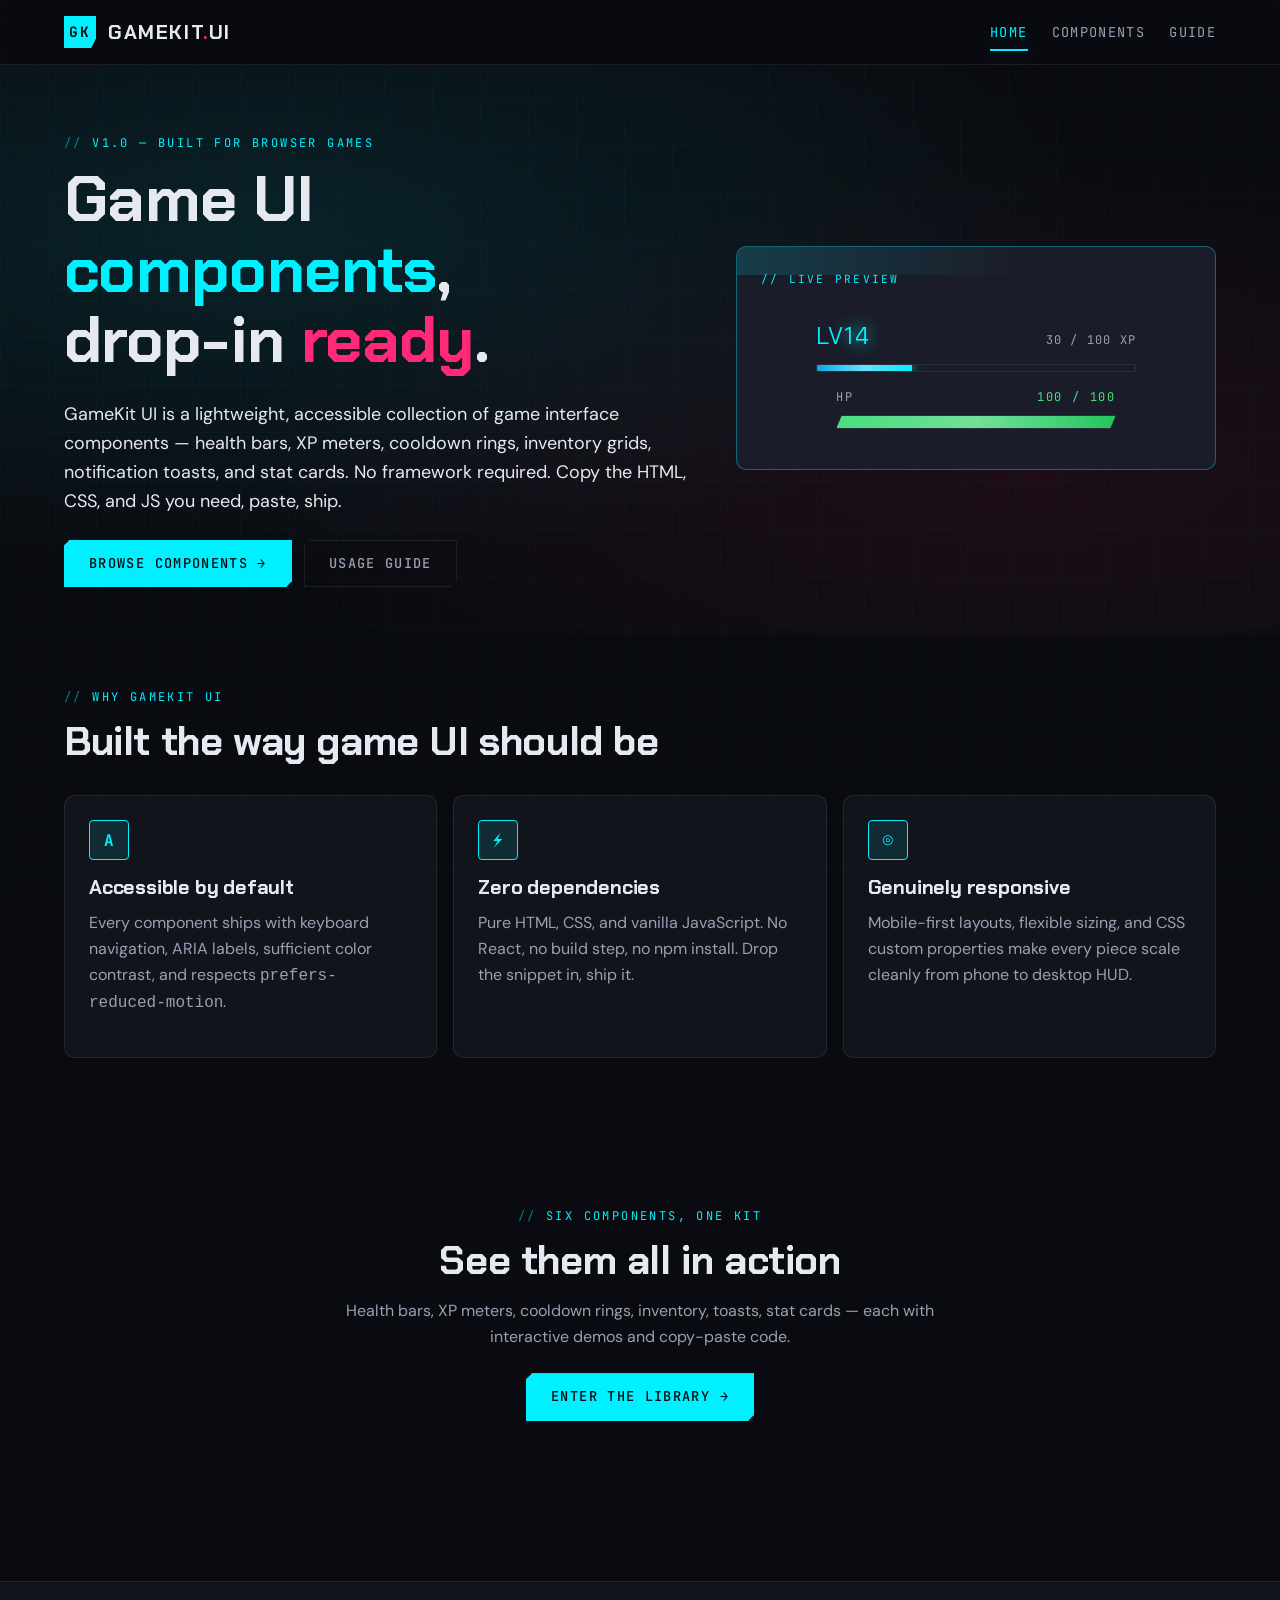
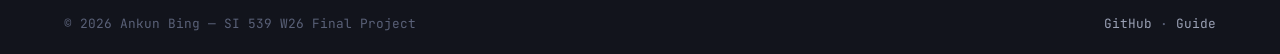
<file: index.html>
<!DOCTYPE html>
<html lang="en">
<head>
  <meta charset="UTF-8" />
  <meta name="viewport" content="width=device-width, initial-scale=1.0" />
  <title>GameKit UI — A Lightweight Game UI Component Library</title>
  <meta name="description" content="A responsive, accessible collection of reusable game interface components built with HTML, CSS, and JavaScript." />
  <link rel="preconnect" href="https://fonts.googleapis.com" />
  <link rel="preconnect" href="https://fonts.gstatic.com" crossorigin />
  <link href="https://fonts.googleapis.com/css2?family=Chakra+Petch:wght@500;700&family=DM+Sans:wght@400;500;700&family=JetBrains+Mono:wght@400;500;700&display=swap" rel="stylesheet" />
  <link rel="stylesheet" href="css/style.css" />
</head>
<body>
  <a href="#main" class="skip-link">Skip to main content</a>

  <header class="site-header">
    <nav class="nav" aria-label="Primary">
      <a href="index.html" class="brand">
        <span class="brand-mark" aria-hidden="true">GK</span>
        <span>GameKit<span class="brand-dot">.</span>UI</span>
      </a>
      <button class="nav-toggle" aria-label="Toggle navigation" aria-expanded="false" aria-controls="primary-nav">≡</button>
      <ul id="primary-nav" class="nav-links">
        <li><a href="index.html">Home</a></li>
        <li><a href="components.html">Components</a></li>
        <li><a href="about.html">Guide</a></li>
      </ul>
    </nav>
  </header>

  <main id="main">
    <!-- HERO -->
    <section class="hero">
      <div class="container hero-grid">
        <div>
          <span class="eyebrow">v1.0 — Built for browser games</span>
          <h1 class="hero-title">
            Game UI <span class="accent">components</span>,<br />
            drop-in <span class="accent-2">ready</span>.
          </h1>
          <p class="lead">
            GameKit UI is a lightweight, accessible collection of game interface
            components — health bars, XP meters, cooldown rings, inventory grids,
            notification toasts, and stat cards. No framework required. Copy the
            HTML, CSS, and JS you need, paste, ship.
          </p>
          <div class="hero-actions">
            <a href="components.html" class="btn btn-primary">Browse Components →</a>
            <a href="about.html" class="btn btn-ghost">Usage Guide</a>
          </div>
        </div>

        <!-- HERO PREVIEW -->
        <aside class="hero-preview panel-corner" aria-label="Component preview">
          <div class="code-label">// Live Preview</div>
          <div class="hero-preview-stack">
            <!-- XP bar preview -->
            <div class="xp-wrap" data-xp="30" data-lvl="14" data-xp-per-level="100" data-demo
                 role="progressbar" aria-valuemin="0" aria-valuemax="100" aria-valuenow="30"
                 aria-label="Player experience">
              <div class="xp-head">
                <div class="xp-level">LV<span class="lvl-num">14</span></div>
                <div class="xp-points">30 / 100 XP</div>
              </div>
              <div class="xp-track"><div class="xp-fill"></div></div>
            </div>

            <!-- HP bar preview -->
            <div class="hp-bar" data-hp="100" data-hp-max="100" data-demo
                 role="progressbar" aria-valuemin="0" aria-valuemax="100" aria-valuenow="100"
                 aria-label="Player health">
              <div class="hp-label">
                <span>HP</span>
                <span class="hp-value">100 / 100</span>
              </div>
              <div class="hp-track"><div class="hp-fill"></div></div>
            </div>
          </div>
        </aside>
      </div>
    </section>

    <!-- FEATURES -->
    <section>
      <div class="container">
        <header class="section-head">
          <span class="eyebrow">Why GameKit UI</span>
          <h2>Built the way game UI should be</h2>
        </header>
        <div class="feature-grid">
          <article class="feature">
            <div class="feature-icon" aria-hidden="true">A</div>
            <h3>Accessible by default</h3>
            <p>
              Every component ships with keyboard navigation, ARIA labels, sufficient
              color contrast, and respects <code>prefers-reduced-motion</code>.
            </p>
          </article>
          <article class="feature">
            <div class="feature-icon" aria-hidden="true">⚡</div>
            <h3>Zero dependencies</h3>
            <p>
              Pure HTML, CSS, and vanilla JavaScript. No React, no build step,
              no npm install. Drop the snippet in, ship it.
            </p>
          </article>
          <article class="feature">
            <div class="feature-icon" aria-hidden="true">◎</div>
            <h3>Genuinely responsive</h3>
            <p>
              Mobile-first layouts, flexible sizing, and CSS custom properties
              make every piece scale cleanly from phone to desktop HUD.
            </p>
          </article>
        </div>
      </div>
    </section>

    <!-- CTA -->
    <section>
      <div class="container">
        <div class="panel panel-corner" style="text-align:center; padding:48px 24px;">
          <span class="eyebrow">Six components, one kit</span>
          <h2 style="margin-bottom: 16px;">See them all in action</h2>
          <p style="max-width: 55ch; margin: 0 auto 24px;">
            Health bars, XP meters, cooldown rings, inventory, toasts, stat cards —
            each with interactive demos and copy-paste code.
          </p>
          <a href="components.html" class="btn btn-primary">Enter the library →</a>
        </div>
      </div>
    </section>
  </main>

  <footer class="site-footer">
    <div class="footer-inner">
      <span>© <span data-year>2026</span> Ankun Bing — SI 539 W26 Final Project</span>
      <span>
        <a href="https://github.com/" target="_blank" rel="noopener noreferrer">GitHub</a>
        ·
        <a href="about.html">Guide</a>
      </span>
    </div>
  </footer>

  <script src="js/main.js"></script>
</body>
</html>
</file>
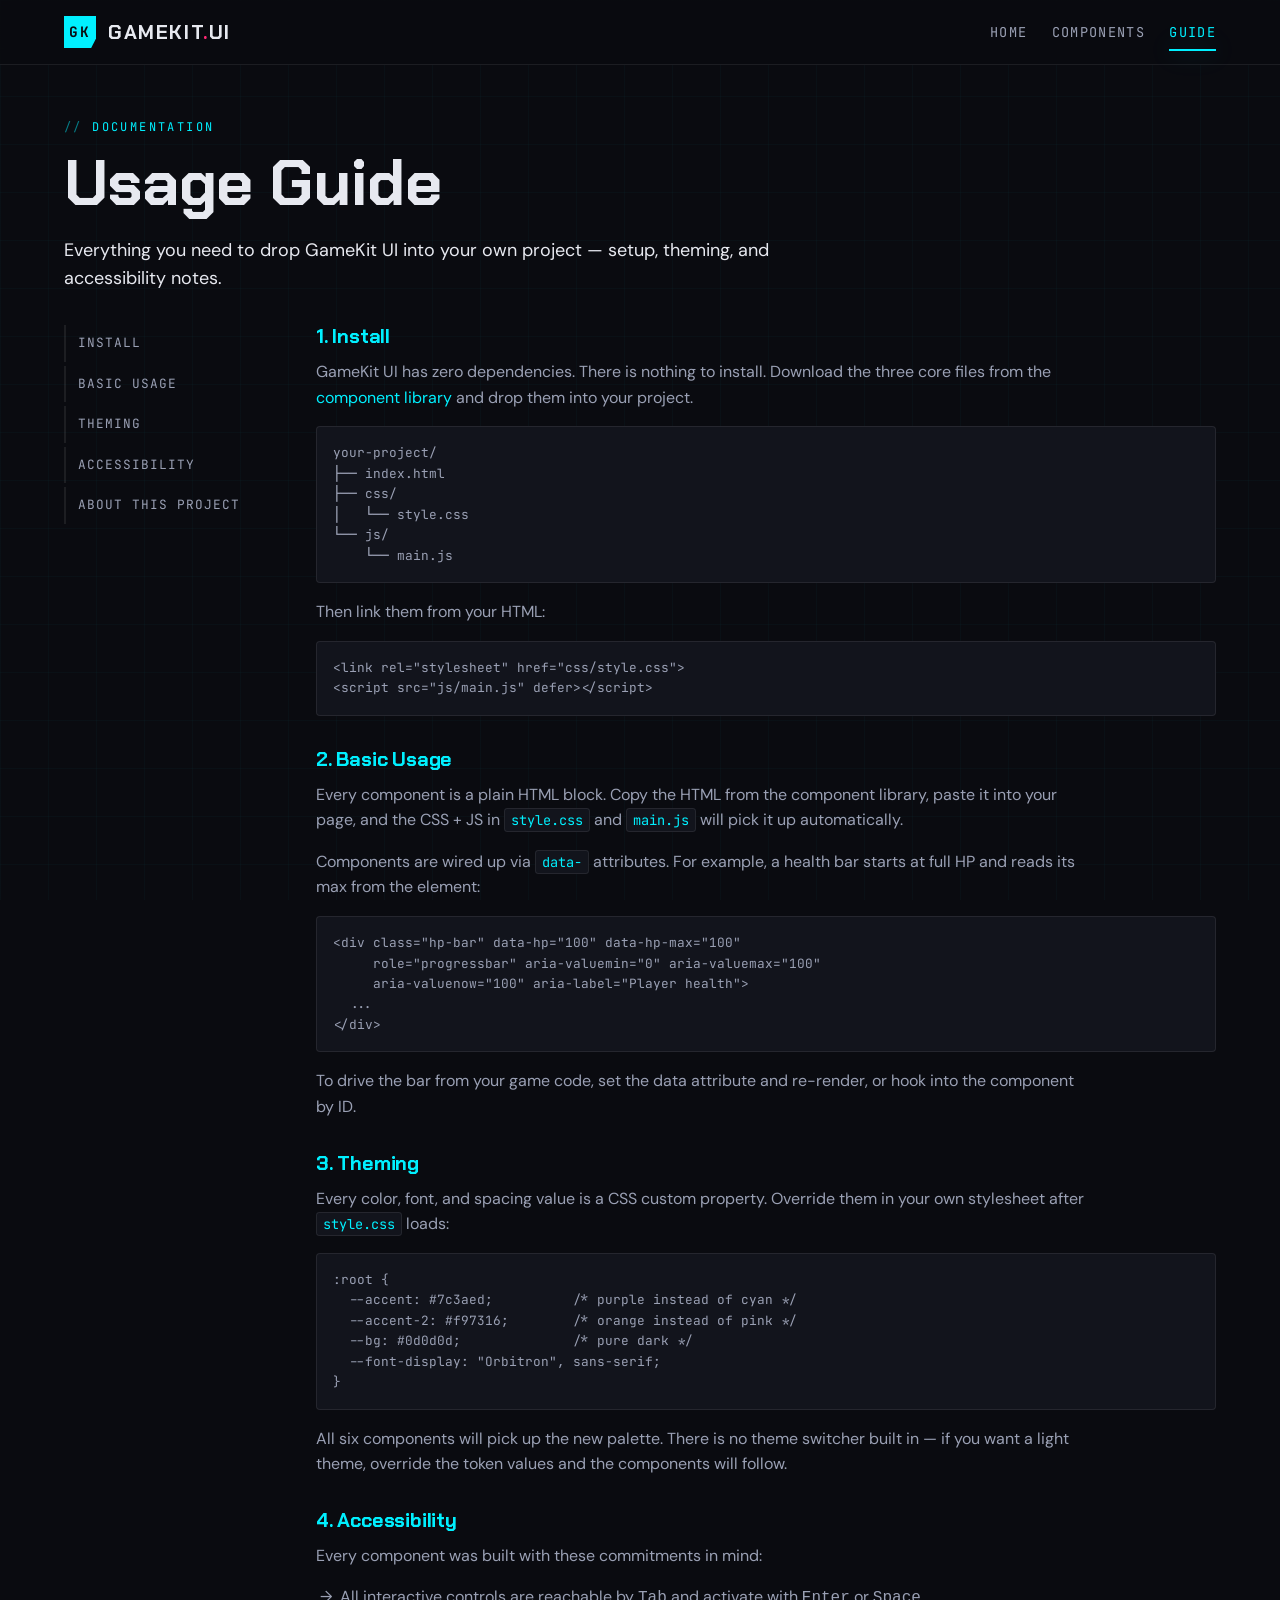
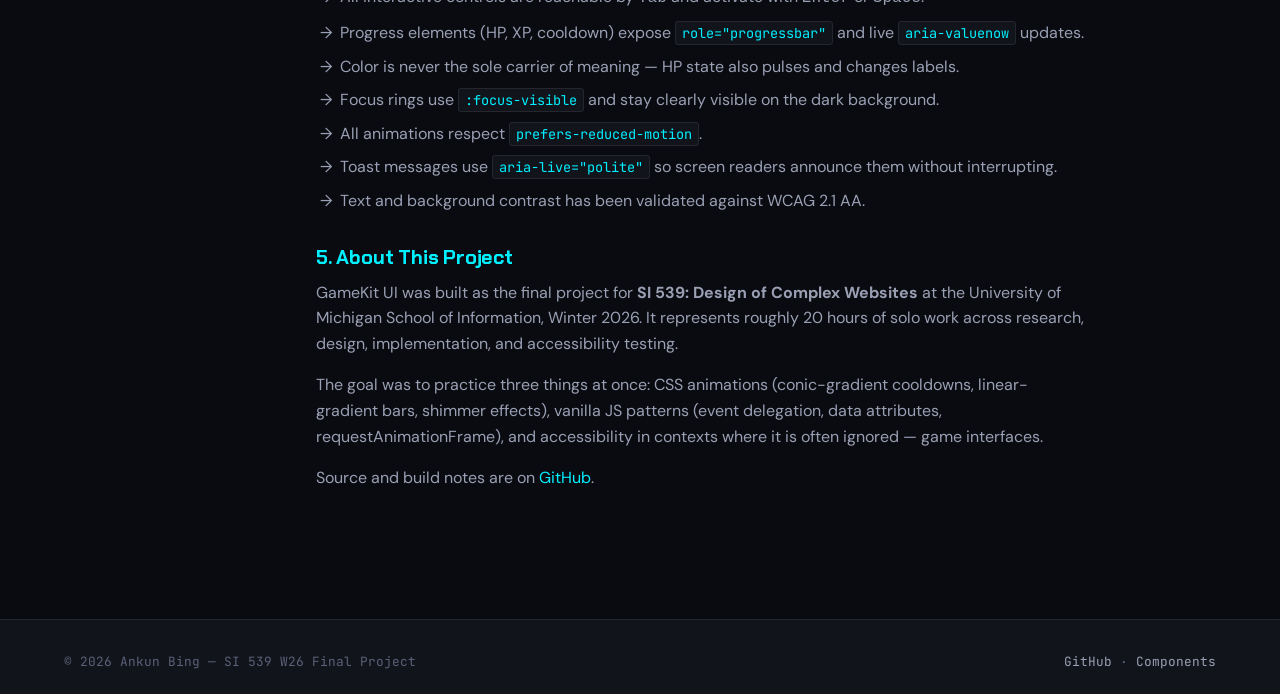
<file: about.html>
<!DOCTYPE html>
<html lang="en">
<head>
  <meta charset="UTF-8" />
  <meta name="viewport" content="width=device-width, initial-scale=1.0" />
  <title>Usage Guide — GameKit UI</title>
  <meta name="description" content="How to install, theme, and use GameKit UI in your own game project." />
  <link rel="preconnect" href="https://fonts.googleapis.com" />
  <link rel="preconnect" href="https://fonts.gstatic.com" crossorigin />
  <link href="https://fonts.googleapis.com/css2?family=Chakra+Petch:wght@500;700&family=DM+Sans:wght@400;500;700&family=JetBrains+Mono:wght@400;500;700&display=swap" rel="stylesheet" />
  <link rel="stylesheet" href="css/style.css" />
</head>
<body>
  <a href="#main" class="skip-link">Skip to main content</a>

  <header class="site-header">
    <nav class="nav" aria-label="Primary">
      <a href="index.html" class="brand">
        <span class="brand-mark" aria-hidden="true">GK</span>
        <span>GameKit<span class="brand-dot">.</span>UI</span>
      </a>
      <button class="nav-toggle" aria-label="Toggle navigation" aria-expanded="false" aria-controls="primary-nav">≡</button>
      <ul id="primary-nav" class="nav-links">
        <li><a href="index.html">Home</a></li>
        <li><a href="components.html">Components</a></li>
        <li><a href="about.html">Guide</a></li>
      </ul>
    </nav>
  </header>

  <main id="main">
    <section style="padding-top: 48px;">
      <div class="container">
        <span class="eyebrow">Documentation</span>
        <h1>Usage Guide</h1>
        <p class="lead" style="margin-top: 16px; margin-bottom: 32px;">
          Everything you need to drop GameKit UI into your own project — setup, theming,
          and accessibility notes.
        </p>

        <div class="content-grid">
          <!-- Sidebar nav -->
          <nav class="content-nav" aria-label="Section">
            <a href="#install">Install</a>
            <a href="#usage">Basic Usage</a>
            <a href="#theming">Theming</a>
            <a href="#a11y">Accessibility</a>
            <a href="#about">About This Project</a>
          </nav>

          <div class="content-body">
            <h3 id="install">1. Install</h3>
            <p>
              GameKit UI has zero dependencies. There is nothing to install. Download the
              three core files from the <a href="components.html">component library</a>
              and drop them into your project.
            </p>
<pre>your-project/
├── index.html
├── css/
│   └── style.css
└── js/
    └── main.js</pre>
            <p>
              Then link them from your HTML:
            </p>
<pre>&lt;link rel="stylesheet" href="css/style.css"&gt;
&lt;script src="js/main.js" defer&gt;&lt;/script&gt;</pre>

            <h3 id="usage">2. Basic Usage</h3>
            <p>
              Every component is a plain HTML block. Copy the HTML from the component
              library, paste it into your page, and the CSS + JS in <code>style.css</code>
              and <code>main.js</code> will pick it up automatically.
            </p>
            <p>
              Components are wired up via <code>data-</code> attributes. For example, a
              health bar starts at full HP and reads its max from the element:
            </p>
<pre>&lt;div class="hp-bar" data-hp="100" data-hp-max="100"
     role="progressbar" aria-valuemin="0" aria-valuemax="100"
     aria-valuenow="100" aria-label="Player health"&gt;
  ...
&lt;/div&gt;</pre>
            <p>
              To drive the bar from your game code, set the data attribute and re-render,
              or hook into the component by ID.
            </p>

            <h3 id="theming">3. Theming</h3>
            <p>
              Every color, font, and spacing value is a CSS custom property. Override them
              in your own stylesheet after <code>style.css</code> loads:
            </p>
<pre>:root {
  --accent: #7c3aed;          /* purple instead of cyan */
  --accent-2: #f97316;        /* orange instead of pink */
  --bg: #0d0d0d;              /* pure dark */
  --font-display: "Orbitron", sans-serif;
}</pre>
            <p>
              All six components will pick up the new palette. There is no theme switcher
              built in — if you want a light theme, override the token values and the
              components will follow.
            </p>

            <h3 id="a11y">4. Accessibility</h3>
            <p>
              Every component was built with these commitments in mind:
            </p>
            <ul>
              <li>All interactive controls are reachable by <kbd>Tab</kbd> and activate with <kbd>Enter</kbd> or <kbd>Space</kbd>.</li>
              <li>Progress elements (HP, XP, cooldown) expose <code>role="progressbar"</code> and live <code>aria-valuenow</code> updates.</li>
              <li>Color is never the sole carrier of meaning — HP state also pulses and changes labels.</li>
              <li>Focus rings use <code>:focus-visible</code> and stay clearly visible on the dark background.</li>
              <li>All animations respect <code>prefers-reduced-motion</code>.</li>
              <li>Toast messages use <code>aria-live="polite"</code> so screen readers announce them without interrupting.</li>
              <li>Text and background contrast has been validated against WCAG 2.1 AA.</li>
            </ul>

            <h3 id="about">5. About This Project</h3>
            <p>
              GameKit UI was built as the final project for <strong>SI 539: Design of Complex
              Websites</strong> at the University of Michigan School of Information, Winter 2026.
              It represents roughly 20 hours of solo work across research, design, implementation,
              and accessibility testing.
            </p>
            <p>
              The goal was to practice three things at once: CSS animations (conic-gradient
              cooldowns, linear-gradient bars, shimmer effects), vanilla JS patterns
              (event delegation, data attributes, requestAnimationFrame), and accessibility
              in contexts where it is often ignored — game interfaces.
            </p>
            <p>
              Source and build notes are on <a href="https://github.com/" target="_blank" rel="noopener noreferrer">GitHub</a>.
            </p>
          </div>
        </div>
      </div>
    </section>
  </main>

  <footer class="site-footer">
    <div class="footer-inner">
      <span>© <span data-year>2026</span> Ankun Bing — SI 539 W26 Final Project</span>
      <span>
        <a href="https://github.com/" target="_blank" rel="noopener noreferrer">GitHub</a>
        ·
        <a href="components.html">Components</a>
      </span>
    </div>
  </footer>

  <script src="js/main.js"></script>
</body>
</html>
</file>
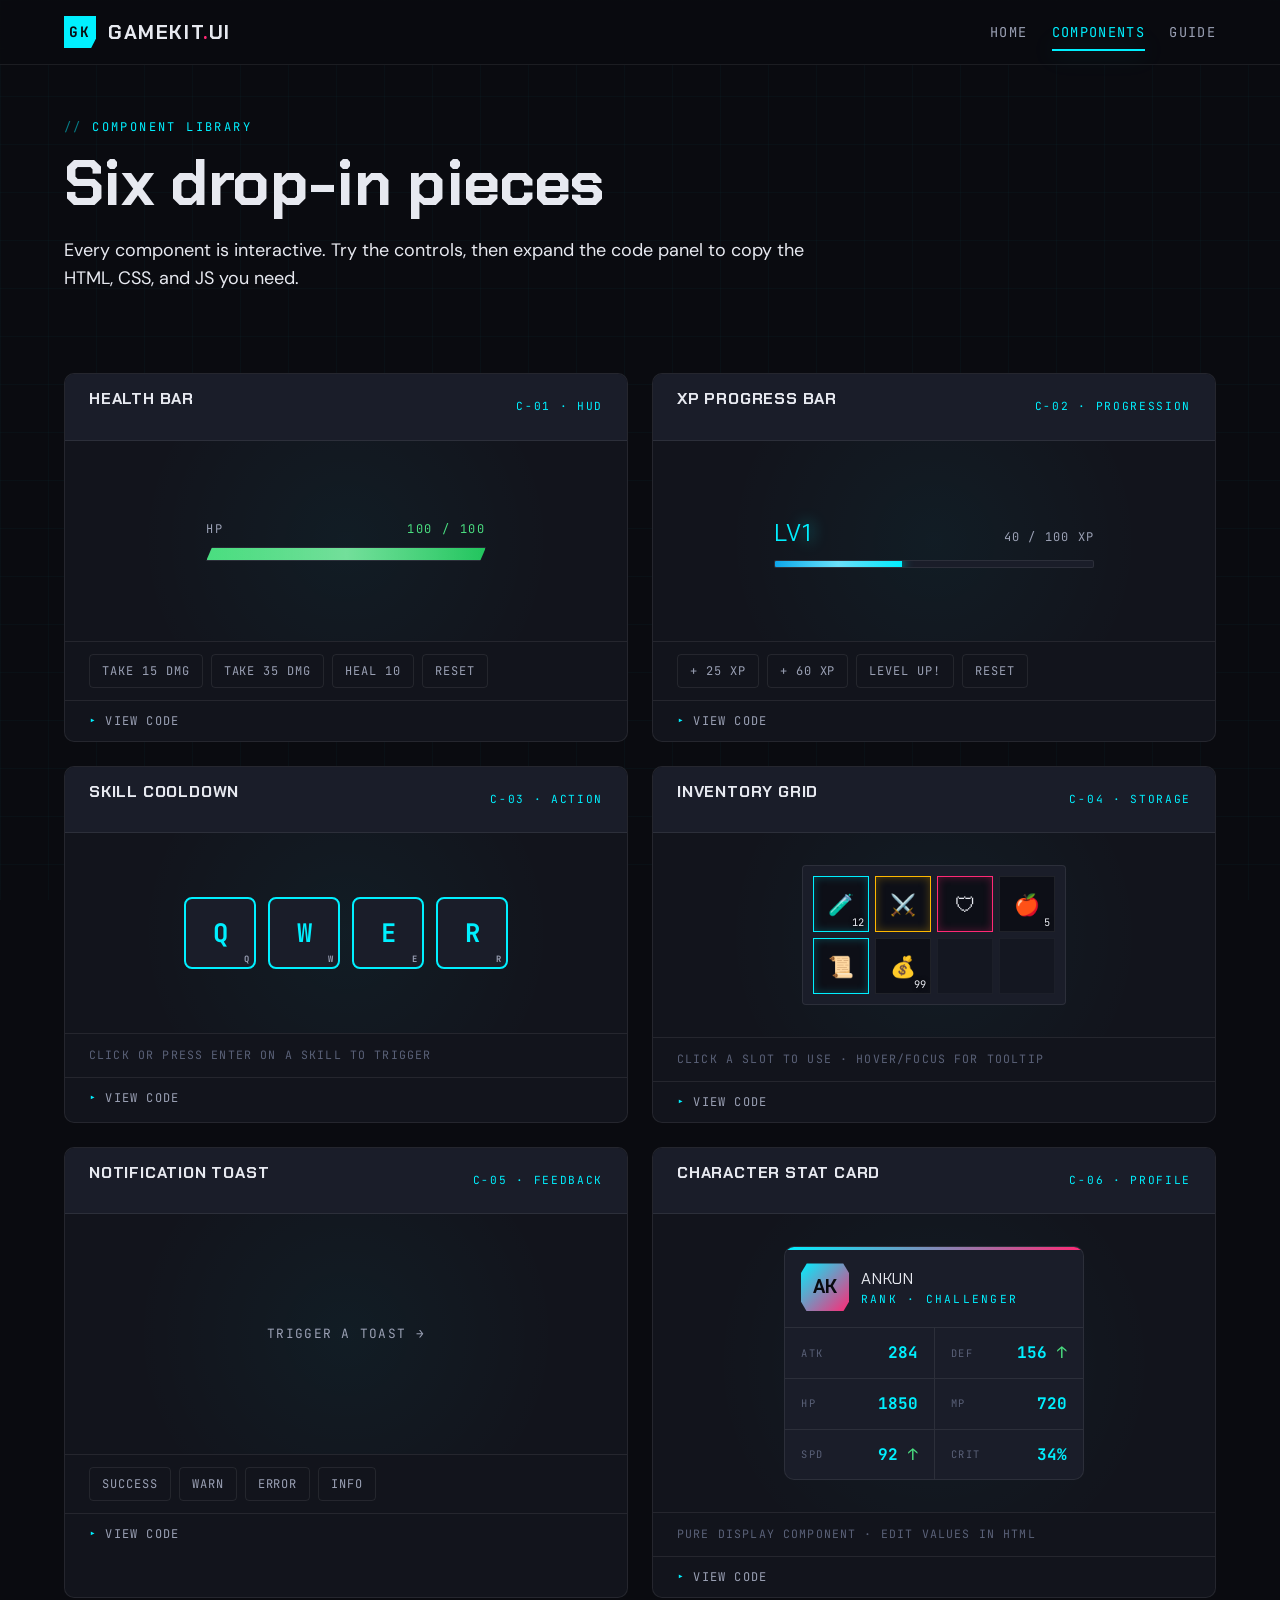
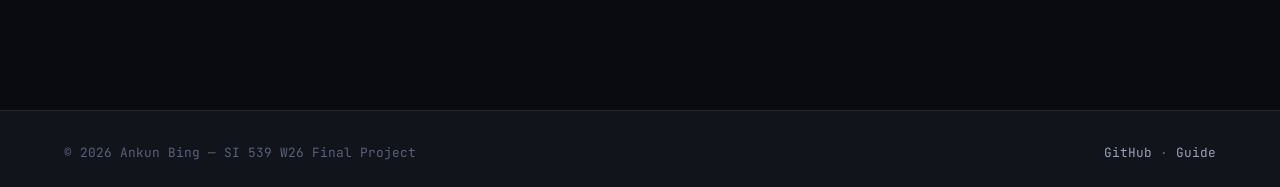
<file: components.html>
<!DOCTYPE html>
<html lang="en">
<head>
  <meta charset="UTF-8" />
  <meta name="viewport" content="width=device-width, initial-scale=1.0" />
  <title>Components — GameKit UI</title>
  <meta name="description" content="Browse the full GameKit UI library: health bars, XP meters, cooldowns, inventory, toasts, and stat cards." />
  <link rel="preconnect" href="https://fonts.googleapis.com" />
  <link rel="preconnect" href="https://fonts.gstatic.com" crossorigin />
  <link href="https://fonts.googleapis.com/css2?family=Chakra+Petch:wght@500;700&family=DM+Sans:wght@400;500;700&family=JetBrains+Mono:wght@400;500;700&display=swap" rel="stylesheet" />
  <link rel="stylesheet" href="css/style.css" />
</head>
<body>
  <a href="#main" class="skip-link">Skip to main content</a>

  <header class="site-header">
    <nav class="nav" aria-label="Primary">
      <a href="index.html" class="brand">
        <span class="brand-mark" aria-hidden="true">GK</span>
        <span>GameKit<span class="brand-dot">.</span>UI</span>
      </a>
      <button class="nav-toggle" aria-label="Toggle navigation" aria-expanded="false" aria-controls="primary-nav">≡</button>
      <ul id="primary-nav" class="nav-links">
        <li><a href="index.html">Home</a></li>
        <li><a href="components.html">Components</a></li>
        <li><a href="about.html">Guide</a></li>
      </ul>
    </nav>
  </header>

  <main id="main">
    <section style="padding-top: 48px;">
      <div class="container">
        <span class="eyebrow">Component Library</span>
        <h1>Six drop-in pieces</h1>
        <p class="lead" style="margin-top: 16px;">
          Every component is interactive. Try the controls, then expand the code panel
          to copy the HTML, CSS, and JS you need.
        </p>
      </div>
    </section>

    <section style="padding-top: 16px;">
      <div class="container">
        <div class="component-grid">

          <!-- =========================================================
               C1 — HEALTH BAR
               ========================================================= -->
          <article class="component-card" id="health-bar">
            <header class="component-card-header">
              <h2 class="component-title">Health Bar</h2>
              <span class="component-tag">C-01 · HUD</span>
            </header>

            <div class="component-demo">
              <div class="hp-bar" data-hp="100" data-hp-max="100"
                   role="progressbar" aria-valuemin="0" aria-valuemax="100" aria-valuenow="100"
                   aria-label="Player health">
                <div class="hp-label">
                  <span>HP</span>
                  <span class="hp-value">100 / 100</span>
                </div>
                <div class="hp-track"><div class="hp-fill"></div></div>
              </div>
            </div>

            <div class="component-controls" role="group" aria-label="Health bar controls">
              <button class="control-btn" data-hp-action="-15" aria-controls="health-bar">Take 15 dmg</button>
              <button class="control-btn" data-hp-action="-35" aria-controls="health-bar">Take 35 dmg</button>
              <button class="control-btn" data-hp-action="10" aria-controls="health-bar">Heal 10</button>
              <button class="control-btn" data-hp-reset>Reset</button>
            </div>

            <button class="code-toggle" aria-expanded="false" aria-controls="code-hp">View code</button>
            <div class="code-wrapper" id="code-hp" hidden>
              <div class="code-tabs" role="tablist" aria-label="Health bar code">
                <button class="code-tab" role="tab" aria-selected="true" aria-controls="hp-html" id="hp-html-tab" tabindex="0">HTML</button>
                <button class="code-tab" role="tab" aria-selected="false" aria-controls="hp-css" id="hp-css-tab" tabindex="-1">CSS</button>
                <button class="code-tab" role="tab" aria-selected="false" aria-controls="hp-js" id="hp-js-tab" tabindex="-1">JS</button>
              </div>

              <div class="code-panel" id="hp-html" role="tabpanel" aria-labelledby="hp-html-tab">
                <button class="copy-btn" data-copy-target="hp-html-code">Copy</button>
<pre class="code-block" id="hp-html-code">&lt;div class="hp-bar" data-hp="100" data-hp-max="100"
     role="progressbar" aria-valuemin="0" aria-valuemax="100"
     aria-valuenow="100" aria-label="Player health"&gt;
  &lt;div class="hp-label"&gt;
    &lt;span&gt;HP&lt;/span&gt;
    &lt;span class="hp-value"&gt;100 / 100&lt;/span&gt;
  &lt;/div&gt;
  &lt;div class="hp-track"&gt;&lt;div class="hp-fill"&gt;&lt;/div&gt;&lt;/div&gt;
&lt;/div&gt;</pre>
              </div>

              <div class="code-panel" id="hp-css" role="tabpanel" aria-labelledby="hp-css-tab" hidden>
                <button class="copy-btn" data-copy-target="hp-css-code">Copy</button>
<pre class="code-block" id="hp-css-code">.hp-bar { width: 280px; font-family: monospace; }
.hp-label { display: flex; justify-content: space-between;
  font-size: 0.75rem; text-transform: uppercase;
  letter-spacing: 0.15em; margin-bottom: 8px; color: #9aa0b4; }
.hp-label .hp-value { color: #4ade80; transition: color .3s; }
.hp-track { position: relative; height: 14px;
  background: #1a1d29; border: 1px solid rgba(255,255,255,.08);
  overflow: hidden;
  clip-path: polygon(6px 0, 100% 0, calc(100% - 6px) 100%, 0 100%); }
.hp-fill { height: 100%; width: 100%;
  background: linear-gradient(90deg, #4ade80, #22c55e);
  transition: width .4s cubic-bezier(.2,.8,.2,1), background .3s; }
.hp-bar.mid .hp-fill { background: linear-gradient(90deg, #ffb800, #eab308); }
.hp-bar.mid .hp-value { color: #ffb800; }
.hp-bar.low .hp-fill { background: linear-gradient(90deg, #ff4d4d, #b91c1c);
  animation: hp-pulse 1s infinite; }
.hp-bar.low .hp-value { color: #ff4d4d; }
@keyframes hp-pulse {
  0%,100% { filter: brightness(1); }
  50% { filter: brightness(1.4); }
}</pre>
              </div>

              <div class="code-panel" id="hp-js" role="tabpanel" aria-labelledby="hp-js-tab" hidden>
                <button class="copy-btn" data-copy-target="hp-js-code">Copy</button>
<pre class="code-block" id="hp-js-code">document.querySelectorAll('[data-hp]').forEach(bar =&gt; {
  let hp = parseInt(bar.dataset.hp, 10) || 100;
  const max = parseInt(bar.dataset.hpMax, 10) || 100;
  const fill = bar.querySelector('.hp-fill');
  const value = bar.querySelector('.hp-value');
  const render = () =&gt; {
    const pct = Math.max(0, Math.min(100, (hp / max) * 100));
    fill.style.width = pct + '%';
    value.textContent = hp + ' / ' + max;
    bar.classList.toggle('mid', pct &lt;= 50 &amp;&amp; pct &gt; 25);
    bar.classList.toggle('low', pct &lt;= 25);
    bar.setAttribute('aria-valuenow', hp);
  };
  // wire up your +/- buttons to change `hp`, then render()
  render();
});</pre>
              </div>
            </div>
          </article>

          <!-- =========================================================
               C2 — XP BAR
               ========================================================= -->
          <article class="component-card" id="xp-bar">
            <header class="component-card-header">
              <h2 class="component-title">XP Progress Bar</h2>
              <span class="component-tag">C-02 · Progression</span>
            </header>

            <div class="component-demo">
              <div class="xp-wrap" data-xp="40" data-lvl="1" data-xp-per-level="100">
                <div class="xp-head">
                  <div class="xp-level">LV<span class="lvl-num">1</span></div>
                  <div class="xp-points">40 / 100 XP</div>
                </div>
                <div class="xp-track">
                  <div class="xp-fill" role="progressbar"
                       aria-valuemin="0" aria-valuemax="100" aria-valuenow="40"
                       aria-label="Experience progress" style="width: 40%"></div>
                </div>
              </div>
            </div>

            <div class="component-controls" role="group" aria-label="XP controls">
              <button class="control-btn" data-xp-action="25">+ 25 XP</button>
              <button class="control-btn" data-xp-action="60">+ 60 XP</button>
              <button class="control-btn" data-xp-action="120">Level up!</button>
              <button class="control-btn" data-xp-reset>Reset</button>
            </div>

            <button class="code-toggle" aria-expanded="false" aria-controls="code-xp">View code</button>
            <div class="code-wrapper" id="code-xp" hidden>
              <div class="code-tabs" role="tablist" aria-label="XP bar code">
                <button class="code-tab" role="tab" aria-selected="true" aria-controls="xp-html" id="xp-html-tab" tabindex="0">HTML</button>
                <button class="code-tab" role="tab" aria-selected="false" aria-controls="xp-css" id="xp-css-tab" tabindex="-1">CSS</button>
                <button class="code-tab" role="tab" aria-selected="false" aria-controls="xp-js" id="xp-js-tab" tabindex="-1">JS</button>
              </div>
              <div class="code-panel" id="xp-html" role="tabpanel" aria-labelledby="xp-html-tab">
                <button class="copy-btn" data-copy-target="xp-html-code">Copy</button>
<pre class="code-block" id="xp-html-code">&lt;div class="xp-wrap" data-xp="40" data-lvl="1" data-xp-per-level="100"&gt;
  &lt;div class="xp-head"&gt;
    &lt;div class="xp-level"&gt;LV&lt;span class="lvl-num"&gt;1&lt;/span&gt;&lt;/div&gt;
    &lt;div class="xp-points"&gt;40 / 100 XP&lt;/div&gt;
  &lt;/div&gt;
  &lt;div class="xp-track"&gt;
    &lt;div class="xp-fill" role="progressbar"
         aria-valuemin="0" aria-valuemax="100" aria-valuenow="40"
         style="width: 40%"&gt;&lt;/div&gt;
  &lt;/div&gt;
&lt;/div&gt;</pre>
              </div>
              <div class="code-panel" id="xp-css" role="tabpanel" aria-labelledby="xp-css-tab" hidden>
                <button class="copy-btn" data-copy-target="xp-css-code">Copy</button>
<pre class="code-block" id="xp-css-code">.xp-wrap { width: 320px; font-family: monospace; }
.xp-head { display: flex; justify-content: space-between;
  align-items: baseline; margin-bottom: 8px; }
.xp-level { font-family: 'Chakra Petch', sans-serif;
  font-size: 1.5rem; color: #00f0ff; letter-spacing: 0.05em; }
.xp-level .lvl-num { text-shadow: 0 0 16px currentColor; }
.xp-points { font-size: 0.75rem; color: #9aa0b4;
  letter-spacing: 0.1em; }
.xp-track { height: 8px; background: #1a1d29;
  border: 1px solid rgba(255,255,255,.08);
  border-radius: 2px; overflow: hidden; position: relative; }
.xp-fill { height: 100%;
  background: linear-gradient(90deg, #0ea5e9, #00f0ff);
  box-shadow: 0 0 12px #00f0ff;
  transition: width .5s cubic-bezier(.2,.8,.2,1); }
.xp-wrap.level-up .xp-level { animation: lvl-up 0.8s; }
@keyframes lvl-up {
  0% { transform: scale(1); filter: brightness(1); }
  50% { transform: scale(1.3); filter: brightness(2); }
  100% { transform: scale(1); filter: brightness(1); }
}</pre>
              </div>
              <div class="code-panel" id="xp-js" role="tabpanel" aria-labelledby="xp-js-tab" hidden>
                <button class="copy-btn" data-copy-target="xp-js-code">Copy</button>
<pre class="code-block" id="xp-js-code">function addXP(wrap, amount) {
  let xp = parseInt(wrap.dataset.xp, 10);
  let lvl = parseInt(wrap.dataset.lvl, 10);
  const per = parseInt(wrap.dataset.xpPerLevel, 10);
  xp += amount;
  while (xp &gt;= per) {
    xp -= per;
    lvl++;
    wrap.classList.add('level-up');
    setTimeout(() =&gt; wrap.classList.remove('level-up'), 800);
  }
  wrap.dataset.xp = xp;
  wrap.dataset.lvl = lvl;
  wrap.querySelector('.lvl-num').textContent = lvl;
  wrap.querySelector('.xp-points').textContent = xp + ' / ' + per + ' XP';
  wrap.querySelector('.xp-fill').style.width = (xp / per * 100) + '%';
}</pre>
              </div>
            </div>
          </article>

          <!-- =========================================================
               C3 — COOLDOWN
               ========================================================= -->
          <article class="component-card" id="cooldown">
            <header class="component-card-header">
              <h2 class="component-title">Skill Cooldown</h2>
              <span class="component-tag">C-03 · Action</span>
            </header>

            <div class="component-demo">
              <div class="cd-row">
                <button class="cd-skill" data-cd="2" aria-label="Skill Q, 2 second cooldown">
                  Q
                  <span class="cd-timer" aria-live="polite"></span>
                  <span class="cd-hint">Q</span>
                </button>
                <button class="cd-skill" data-cd="4" aria-label="Skill W, 4 second cooldown">
                  W
                  <span class="cd-timer" aria-live="polite"></span>
                  <span class="cd-hint">W</span>
                </button>
                <button class="cd-skill" data-cd="6" aria-label="Skill E, 6 second cooldown">
                  E
                  <span class="cd-timer" aria-live="polite"></span>
                  <span class="cd-hint">E</span>
                </button>
                <button class="cd-skill" data-cd="10" aria-label="Ultimate ability R, 10 second cooldown">
                  R
                  <span class="cd-timer" aria-live="polite"></span>
                  <span class="cd-hint">R</span>
                </button>
              </div>
            </div>

            <div class="component-controls">
              <span style="font-family: var(--font-mono); font-size: 0.72rem; color: var(--text-mute); text-transform: uppercase; letter-spacing: 0.1em;">
                Click or press Enter on a skill to trigger
              </span>
            </div>

            <button class="code-toggle" aria-expanded="false" aria-controls="code-cd">View code</button>
            <div class="code-wrapper" id="code-cd" hidden>
              <div class="code-tabs" role="tablist" aria-label="Cooldown code">
                <button class="code-tab" role="tab" aria-selected="true" aria-controls="cd-html" id="cd-html-tab" tabindex="0">HTML</button>
                <button class="code-tab" role="tab" aria-selected="false" aria-controls="cd-css" id="cd-css-tab" tabindex="-1">CSS</button>
                <button class="code-tab" role="tab" aria-selected="false" aria-controls="cd-js" id="cd-js-tab" tabindex="-1">JS</button>
              </div>
              <div class="code-panel" id="cd-html" role="tabpanel" aria-labelledby="cd-html-tab">
                <button class="copy-btn" data-copy-target="cd-html-code">Copy</button>
<pre class="code-block" id="cd-html-code">&lt;button class="cd-skill" data-cd="4"
        aria-label="Skill W, 4 second cooldown"&gt;
  W
  &lt;span class="cd-timer" aria-live="polite"&gt;&lt;/span&gt;
  &lt;span class="cd-hint"&gt;W&lt;/span&gt;
&lt;/button&gt;</pre>
              </div>
              <div class="code-panel" id="cd-css" role="tabpanel" aria-labelledby="cd-css-tab" hidden>
                <button class="copy-btn" data-copy-target="cd-css-code">Copy</button>
<pre class="code-block" id="cd-css-code">.cd-skill {
  --cd-progress: 0deg;
  position: relative; width: 72px; height: 72px;
  background: #1a1d29; border: 2px solid #00f0ff;
  border-radius: 8px; display: flex;
  align-items: center; justify-content: center;
  font-size: 1.6rem; font-weight: 700; color: #00f0ff;
  cursor: pointer; overflow: hidden;
}
.cd-skill::before {
  content: ""; position: absolute; inset: 0;
  background: conic-gradient(
    from 0deg,
    rgba(0,0,0,.75) 0deg,
    rgba(0,0,0,.75) var(--cd-progress),
    transparent var(--cd-progress),
    transparent 360deg
  );
  pointer-events: none;
  transition: background 0.1s linear;
}
.cd-skill.cooling {
  border-color: #5a6178; color: #5a6178; cursor: not-allowed;
}</pre>
              </div>
              <div class="code-panel" id="cd-js" role="tabpanel" aria-labelledby="cd-js-tab" hidden>
                <button class="copy-btn" data-copy-target="cd-js-code">Copy</button>
<pre class="code-block" id="cd-js-code">document.querySelectorAll('.cd-skill').forEach(skill =&gt; {
  const duration = parseFloat(skill.dataset.cd) || 3;
  const timer = skill.querySelector('.cd-timer');
  skill.addEventListener('click', () =&gt; {
    if (skill.classList.contains('cooling')) return;
    skill.classList.add('cooling');
    const start = performance.now();
    (function tick(now) {
      const remaining = duration - (now - start) / 1000;
      if (remaining &lt;= 0) {
        skill.classList.remove('cooling');
        skill.style.setProperty('--cd-progress', '0deg');
        timer.textContent = '';
        return;
      }
      skill.style.setProperty('--cd-progress',
        (remaining / duration * 360) + 'deg');
      timer.textContent = remaining.toFixed(1);
      requestAnimationFrame(tick);
    })(performance.now());
  });
});</pre>
              </div>
            </div>
          </article>

          <!-- =========================================================
               C4 — INVENTORY
               ========================================================= -->
          <article class="component-card" id="inventory">
            <header class="component-card-header">
              <h2 class="component-title">Inventory Grid</h2>
              <span class="component-tag">C-04 · Storage</span>
            </header>

            <div class="component-demo">
              <div class="inv" role="grid" aria-label="Player inventory">
                <button class="inv-slot rare" role="gridcell" data-name="Mana Potion">
                  🧪
                  <span class="count">12</span>
                  <span class="inv-tip" role="tooltip">Mana Potion · +50 MP</span>
                </button>
                <button class="inv-slot legendary" role="gridcell" data-name="Dragon Blade">
                  ⚔️
                  <span class="inv-tip" role="tooltip">Dragon Blade · Legendary</span>
                </button>
                <button class="inv-slot epic" role="gridcell" data-name="Shield of Kings">
                  🛡
                  <span class="inv-tip" role="tooltip">Shield of Kings · Epic</span>
                </button>
                <button class="inv-slot" role="gridcell" data-name="Health Potion">
                  🍎
                  <span class="count">5</span>
                  <span class="inv-tip" role="tooltip">Health Potion · +20 HP</span>
                </button>
                <button class="inv-slot rare" role="gridcell" data-name="Ancient Scroll">
                  📜
                  <span class="inv-tip" role="tooltip">Ancient Scroll · Teleport</span>
                </button>
                <button class="inv-slot" role="gridcell" data-name="Gold Coin">
                  💰
                  <span class="count">99</span>
                  <span class="inv-tip" role="tooltip">Gold Coin · Currency</span>
                </button>
                <button class="inv-slot empty" role="gridcell" aria-label="Empty slot"></button>
                <button class="inv-slot empty" role="gridcell" aria-label="Empty slot"></button>
              </div>
            </div>

            <div class="component-controls">
              <span style="font-family: var(--font-mono); font-size: 0.72rem; color: var(--text-mute); text-transform: uppercase; letter-spacing: 0.1em;">
                Click a slot to use · Hover/focus for tooltip
              </span>
            </div>

            <button class="code-toggle" aria-expanded="false" aria-controls="code-inv">View code</button>
            <div class="code-wrapper" id="code-inv" hidden>
              <div class="code-tabs" role="tablist" aria-label="Inventory code">
                <button class="code-tab" role="tab" aria-selected="true" aria-controls="inv-html" id="inv-html-tab" tabindex="0">HTML</button>
                <button class="code-tab" role="tab" aria-selected="false" aria-controls="inv-css" id="inv-css-tab" tabindex="-1">CSS</button>
              </div>
              <div class="code-panel" id="inv-html" role="tabpanel" aria-labelledby="inv-html-tab">
                <button class="copy-btn" data-copy-target="inv-html-code">Copy</button>
<pre class="code-block" id="inv-html-code">&lt;div class="inv" role="grid" aria-label="Player inventory"&gt;
  &lt;button class="inv-slot rare" role="gridcell"
          data-name="Mana Potion"&gt;
    🧪
    &lt;span class="count"&gt;12&lt;/span&gt;
    &lt;span class="inv-tip" role="tooltip"&gt;Mana Potion · +50 MP&lt;/span&gt;
  &lt;/button&gt;
  &lt;button class="inv-slot legendary" role="gridcell"
          data-name="Dragon Blade"&gt;
    ⚔️
    &lt;span class="inv-tip" role="tooltip"&gt;Dragon Blade · Legendary&lt;/span&gt;
  &lt;/button&gt;
  &lt;!-- add more .inv-slot buttons as needed --&gt;
  &lt;button class="inv-slot empty" role="gridcell"
          aria-label="Empty slot"&gt;&lt;/button&gt;
&lt;/div&gt;</pre>
              </div>
              <div class="code-panel" id="inv-css" role="tabpanel" aria-labelledby="inv-css-tab" hidden>
                <button class="copy-btn" data-copy-target="inv-css-code">Copy</button>
<pre class="code-block" id="inv-css-code">.inv { display: grid; grid-template-columns: repeat(4, 56px);
  gap: 6px; padding: 10px; background: #1a1d29;
  border: 1px solid rgba(255,255,255,.08); border-radius: 4px; }
.inv-slot { width: 56px; height: 56px; background: #0d0f17;
  border: 1px solid rgba(255,255,255,.08); position: relative;
  display: flex; align-items: center; justify-content: center;
  font-size: 1.3rem; cursor: pointer; transition: all .15s; }
.inv-slot:hover, .inv-slot:focus-visible {
  border-color: #00f0ff; background: rgba(0,240,255,.08);
  transform: scale(1.05); }
.inv-slot.rare { border-color: #00f0ff; }
.inv-slot.epic { border-color: #ff2975; }
.inv-slot.legendary { border-color: #ffb800; }
.inv-tip { position: absolute; bottom: calc(100% + 8px);
  left: 50%; transform: translateX(-50%);
  background: #0a0b10; border: 1px solid #00f0ff;
  padding: 8px 12px; font-size: 0.7rem; white-space: nowrap;
  opacity: 0; pointer-events: none; transition: opacity .15s; }
.inv-slot:hover .inv-tip,
.inv-slot:focus-visible .inv-tip { opacity: 1; }</pre>
              </div>
            </div>
          </article>

          <!-- =========================================================
               C5 — TOAST
               ========================================================= -->
          <article class="component-card" id="toast">
            <header class="component-card-header">
              <h2 class="component-title">Notification Toast</h2>
              <span class="component-tag">C-05 · Feedback</span>
            </header>

            <div class="component-demo" style="min-height: 240px; position: relative;">
              <div class="toast-stack" data-live aria-live="polite" aria-label="Notifications"></div>
              <div style="text-align:center; color: var(--text-dim); font-family: var(--font-mono); font-size: 0.8rem; letter-spacing: 0.1em; text-transform: uppercase; padding: 0 16px;">
                Trigger a toast →
              </div>
            </div>

            <div class="component-controls">
              <button class="control-btn" data-toast-trigger="success">Success</button>
              <button class="control-btn" data-toast-trigger="warn">Warn</button>
              <button class="control-btn" data-toast-trigger="error">Error</button>
              <button class="control-btn" data-toast-trigger="info">Info</button>
            </div>

            <button class="code-toggle" aria-expanded="false" aria-controls="code-toast">View code</button>
            <div class="code-wrapper" id="code-toast" hidden>
              <div class="code-tabs" role="tablist" aria-label="Toast code">
                <button class="code-tab" role="tab" aria-selected="true" aria-controls="toast-html" id="toast-html-tab" tabindex="0">HTML</button>
                <button class="code-tab" role="tab" aria-selected="false" aria-controls="toast-css" id="toast-css-tab" tabindex="-1">CSS</button>
                <button class="code-tab" role="tab" aria-selected="false" aria-controls="toast-js" id="toast-js-tab" tabindex="-1">JS</button>
              </div>
              <div class="code-panel" id="toast-html" role="tabpanel" aria-labelledby="toast-html-tab">
                <button class="copy-btn" data-copy-target="toast-html-code">Copy</button>
<pre class="code-block" id="toast-html-code">&lt;!-- Container (fixed position in your real app) --&gt;
&lt;div class="toast-stack" aria-live="polite"
     aria-label="Notifications"&gt;&lt;/div&gt;

&lt;!-- Toast markup (generated by JS) --&gt;
&lt;div class="toast success" role="status"&gt;
  &lt;div class="toast-icon"&gt;✓&lt;/div&gt;
  &lt;div class="toast-body"&gt;
    &lt;div class="toast-title"&gt;Quest Complete&lt;/div&gt;
    &lt;div class="toast-msg"&gt;You earned 250 XP&lt;/div&gt;
  &lt;/div&gt;
  &lt;button class="toast-close"
          aria-label="Dismiss"&gt;×&lt;/button&gt;
&lt;/div&gt;</pre>
              </div>
              <div class="code-panel" id="toast-css" role="tabpanel" aria-labelledby="toast-css-tab" hidden>
                <button class="copy-btn" data-copy-target="toast-css-code">Copy</button>
<pre class="code-block" id="toast-css-code">.toast-stack { position: fixed; top: 16px; right: 16px;
  display: flex; flex-direction: column; gap: 8px;
  max-width: 280px; z-index: 1000; pointer-events: none; }
.toast { background: #0a0b10; border: 1px solid #00f0ff;
  border-left-width: 4px; padding: 12px 16px;
  font-family: monospace; font-size: 0.8rem; color: #e7e9f0;
  display: flex; gap: 12px; align-items: flex-start;
  box-shadow: 0 0 24px rgba(0,240,255,.35);
  animation: toast-in 0.3s cubic-bezier(.2,.8,.2,1);
  pointer-events: auto; }
.toast.success { border-color: #4ade80; }
.toast.warn    { border-color: #ffb800; }
.toast.error   { border-color: #ff4d4d; }
.toast.leaving { animation: toast-out 0.25s forwards; }
@keyframes toast-in  { from { opacity: 0; transform: translateX(40px); }
                       to   { opacity: 1; transform: translateX(0); } }
@keyframes toast-out { to   { opacity: 0; transform: translateX(40px); } }</pre>
              </div>
              <div class="code-panel" id="toast-js" role="tabpanel" aria-labelledby="toast-js-tab" hidden>
                <button class="copy-btn" data-copy-target="toast-js-code">Copy</button>
<pre class="code-block" id="toast-js-code">function spawnToast(stack, { type, title, message, life = 3500 }) {
  const el = document.createElement('div');
  el.className = 'toast ' + type;
  el.setAttribute('role', 'status');
  el.innerHTML = `
    &lt;div class="toast-icon"&gt;${type === 'success' ? '✓' : '⚠'}&lt;/div&gt;
    &lt;div class="toast-body"&gt;
      &lt;div class="toast-title"&gt;${title}&lt;/div&gt;
      &lt;div class="toast-msg"&gt;${message}&lt;/div&gt;
    &lt;/div&gt;
    &lt;button class="toast-close" aria-label="Dismiss"&gt;×&lt;/button&gt;`;
  const close = () =&gt; {
    el.classList.add('leaving');
    setTimeout(() =&gt; el.remove(), 250);
  };
  el.querySelector('.toast-close').addEventListener('click', close);
  stack.appendChild(el);
  if (life &gt; 0) setTimeout(close, life);
}</pre>
              </div>
            </div>
          </article>

          <!-- =========================================================
               C6 — STAT CARD
               ========================================================= -->
          <article class="component-card" id="stat-card">
            <header class="component-card-header">
              <h2 class="component-title">Character Stat Card</h2>
              <span class="component-tag">C-06 · Profile</span>
            </header>

            <div class="component-demo">
              <div class="stat-card" role="region" aria-label="Character stats">
                <div class="stat-head">
                  <div class="stat-avatar" aria-hidden="true">AK</div>
                  <div class="stat-identity">
                    <div class="stat-name">Ankun</div>
                    <div class="stat-class">Rank · Challenger</div>
                  </div>
                </div>
                <div class="stat-grid">
                  <div class="stat-item"><span class="label">ATK</span><span class="value">284</span></div>
                  <div class="stat-item boost"><span class="label">DEF</span><span class="value">156</span></div>
                  <div class="stat-item"><span class="label">HP</span><span class="value">1850</span></div>
                  <div class="stat-item"><span class="label">MP</span><span class="value">720</span></div>
                  <div class="stat-item boost"><span class="label">SPD</span><span class="value">92</span></div>
                  <div class="stat-item"><span class="label">CRIT</span><span class="value">34%</span></div>
                </div>
              </div>
            </div>

            <div class="component-controls">
              <span style="font-family: var(--font-mono); font-size: 0.72rem; color: var(--text-mute); text-transform: uppercase; letter-spacing: 0.1em;">
                Pure display component · Edit values in HTML
              </span>
            </div>

            <button class="code-toggle" aria-expanded="false" aria-controls="code-stat">View code</button>
            <div class="code-wrapper" id="code-stat" hidden>
              <div class="code-tabs" role="tablist" aria-label="Stat card code">
                <button class="code-tab" role="tab" aria-selected="true" aria-controls="stat-html" id="stat-html-tab" tabindex="0">HTML</button>
                <button class="code-tab" role="tab" aria-selected="false" aria-controls="stat-css" id="stat-css-tab" tabindex="-1">CSS</button>
              </div>
              <div class="code-panel" id="stat-html" role="tabpanel" aria-labelledby="stat-html-tab">
                <button class="copy-btn" data-copy-target="stat-html-code">Copy</button>
<pre class="code-block" id="stat-html-code">&lt;div class="stat-card" role="region" aria-label="Character stats"&gt;
  &lt;div class="stat-head"&gt;
    &lt;div class="stat-avatar"&gt;AK&lt;/div&gt;
    &lt;div class="stat-identity"&gt;
      &lt;div class="stat-name"&gt;Ankun&lt;/div&gt;
      &lt;div class="stat-class"&gt;Rank · Challenger&lt;/div&gt;
    &lt;/div&gt;
  &lt;/div&gt;
  &lt;div class="stat-grid"&gt;
    &lt;div class="stat-item"&gt;
      &lt;span class="label"&gt;ATK&lt;/span&gt;
      &lt;span class="value"&gt;284&lt;/span&gt;
    &lt;/div&gt;
    &lt;div class="stat-item boost"&gt; &lt;!-- .boost adds ↑ indicator --&gt;
      &lt;span class="label"&gt;DEF&lt;/span&gt;
      &lt;span class="value"&gt;156&lt;/span&gt;
    &lt;/div&gt;
    &lt;!-- add more stat-item blocks --&gt;
  &lt;/div&gt;
&lt;/div&gt;</pre>
              </div>
              <div class="code-panel" id="stat-css" role="tabpanel" aria-labelledby="stat-css-tab" hidden>
                <button class="copy-btn" data-copy-target="stat-css-code">Copy</button>
<pre class="code-block" id="stat-css-code">.stat-card { width: 300px; background: #1a1d29;
  border: 1px solid rgba(255,255,255,.08);
  border-radius: 10px; overflow: hidden;
  font-family: monospace; position: relative; }
.stat-card::before { content: ""; position: absolute;
  top: 0; left: 0; right: 0; height: 3px;
  background: linear-gradient(90deg, #00f0ff, #ff2975); }
.stat-head { padding: 16px; display: flex;
  align-items: center; gap: 12px;
  border-bottom: 1px solid rgba(255,255,255,.08); }
.stat-avatar { width: 48px; height: 48px;
  background: linear-gradient(135deg, #00f0ff, #ff2975);
  display: flex; align-items: center; justify-content: center;
  color: #0a0b10; font-weight: 700; font-size: 1.2rem;
  clip-path: polygon(12% 0, 88% 0, 100% 20%, 100% 80%,
                     88% 100%, 12% 100%, 0 80%, 0 20%); }
.stat-grid { display: grid; grid-template-columns: repeat(2, 1fr);
  gap: 1px; background: rgba(255,255,255,.08); }
.stat-item { background: #1a1d29; padding: 12px 16px;
  display: flex; justify-content: space-between; align-items: center; }
.stat-item .label { font-size: 0.65rem; color: #5a6178;
  text-transform: uppercase; letter-spacing: 0.15em; }
.stat-item .value { color: #00f0ff; font-weight: 700; font-size: 1rem; }
.stat-item.boost .value::after { content: " ↑"; color: #4ade80; }</pre>
              </div>
            </div>
          </article>

        </div>
      </div>
    </section>
  </main>

  <footer class="site-footer">
    <div class="footer-inner">
      <span>© <span data-year>2026</span> Ankun Bing — SI 539 W26 Final Project</span>
      <span>
        <a href="https://github.com/" target="_blank" rel="noopener noreferrer">GitHub</a>
        ·
        <a href="about.html">Guide</a>
      </span>
    </div>
  </footer>

  <script src="js/main.js"></script>
</body>
</html>
</file>
<file: css/style.css>
/* =========================================================
   GameKit UI — Stylesheet
   Author: Ankun Bing | SI 539 Final Project | W26
   Aesthetic: Neo-Arcade Terminal
   ========================================================= */

/* ---------- 1. DESIGN TOKENS ---------- */
:root {
  /* Surface */
  --bg: #0a0b10;
  --bg-elev: #12141c;
  --bg-elev-2: #1a1d29;
  --panel-border: rgba(255, 255, 255, 0.08);
  --panel-border-strong: rgba(0, 240, 255, 0.35);

  /* Text */
  --text: #e7e9f0;
  --text-dim: #9aa0b4;
  --text-mute: #5a6178;

  /* Accent */
  --accent: #00f0ff;       /* cyan */
  --accent-2: #ff2975;     /* hot pink */
  --accent-warn: #ffb800;  /* amber */
  --accent-ok: #4ade80;    /* green */
  --accent-danger: #ff4d4d;/* red */

  /* Shadows & glows */
  --glow-cyan: 0 0 24px rgba(0, 240, 255, 0.35);
  --glow-pink: 0 0 24px rgba(255, 41, 117, 0.4);

  /* Type scale */
  --font-display: "Chakra Petch", "Segoe UI", sans-serif;
  --font-body: "DM Sans", "Helvetica Neue", sans-serif;
  --font-mono: "JetBrains Mono", ui-monospace, Menlo, monospace;

  /* Space */
  --sp-1: 4px;
  --sp-2: 8px;
  --sp-3: 12px;
  --sp-4: 16px;
  --sp-5: 24px;
  --sp-6: 32px;
  --sp-7: 48px;
  --sp-8: 64px;

  /* Misc */
  --radius: 4px;
  --radius-lg: 10px;
  --max-w: 1200px;
}

/* ---------- 2. RESET ---------- */
*, *::before, *::after { box-sizing: border-box; margin: 0; padding: 0; }
html { scroll-behavior: smooth; }
body {
  background: var(--bg);
  color: var(--text);
  font-family: var(--font-body);
  font-size: 16px;
  line-height: 1.6;
  min-height: 100vh;
  background-image:
    linear-gradient(rgba(0, 240, 255, 0.025) 1px, transparent 1px),
    linear-gradient(90deg, rgba(0, 240, 255, 0.025) 1px, transparent 1px);
  background-size: 48px 48px;
  background-attachment: fixed;
}
img { max-width: 100%; display: block; }
a { color: var(--accent); text-decoration: none; transition: color .2s; }
a:hover, a:focus { color: var(--accent-2); }
button { font-family: inherit; cursor: pointer; border: none; background: none; color: inherit; }
ul { list-style: none; }

:focus-visible {
  outline: 2px solid var(--accent);
  outline-offset: 3px;
  border-radius: 2px;
}

.skip-link {
  position: absolute;
  left: -999px;
  top: 8px;
  background: var(--accent);
  color: var(--bg);
  padding: 8px 16px;
  font-weight: 700;
  font-family: var(--font-mono);
  z-index: 1000;
}
.skip-link:focus { left: 8px; }

/* ---------- 3. LAYOUT ---------- */
.container {
  max-width: var(--max-w);
  margin: 0 auto;
  padding: 0 var(--sp-5);
}

/* ---------- 4. HEADER / NAV ---------- */
.site-header {
  position: sticky;
  top: 0;
  z-index: 100;
  background: rgba(10, 11, 16, 0.85);
  backdrop-filter: blur(12px);
  -webkit-backdrop-filter: blur(12px);
  border-bottom: 1px solid var(--panel-border);
}

.nav {
  display: flex;
  align-items: center;
  justify-content: space-between;
  padding: var(--sp-4) var(--sp-5);
  max-width: var(--max-w);
  margin: 0 auto;
  position: relative;
}

.brand {
  display: flex;
  align-items: center;
  gap: var(--sp-3);
  font-family: var(--font-display);
  font-weight: 700;
  font-size: 1.25rem;
  letter-spacing: 0.08em;
  text-transform: uppercase;
  color: var(--text);
}
.brand:hover, .brand:focus { color: var(--accent); }
.brand-mark {
  display: inline-flex;
  align-items: center;
  justify-content: center;
  width: 32px;
  height: 32px;
  background: var(--accent);
  color: var(--bg);
  font-family: var(--font-mono);
  font-weight: 700;
  font-size: 0.9rem;
  clip-path: polygon(0 0, 100% 0, 100% 70%, 85% 100%, 0 100%);
}
.brand-dot { color: var(--accent-2); }

.nav-toggle {
  display: none;
  width: 40px;
  height: 40px;
  font-size: 1.5rem;
  color: var(--accent);
}

.nav-links {
  display: flex;
  gap: var(--sp-5);
  align-items: center;
}
.nav-links a {
  color: var(--text-dim);
  font-family: var(--font-mono);
  font-size: 0.85rem;
  text-transform: uppercase;
  letter-spacing: 0.1em;
  padding: var(--sp-2) 0;
  position: relative;
}
.nav-links a:hover, .nav-links a:focus { color: var(--accent); }
.nav-links a[aria-current="page"] { color: var(--accent); }
.nav-links a[aria-current="page"]::after {
  content: "";
  position: absolute;
  left: 0; right: 0; bottom: -2px;
  height: 2px;
  background: var(--accent);
  box-shadow: var(--glow-cyan);
}

/* ---------- 5. FOOTER ---------- */
.site-footer {
  margin-top: var(--sp-8);
  padding: var(--sp-6) 0 var(--sp-5);
  border-top: 1px solid var(--panel-border);
  background: var(--bg-elev);
}
.footer-inner {
  max-width: var(--max-w);
  margin: 0 auto;
  padding: 0 var(--sp-5);
  display: flex;
  justify-content: space-between;
  align-items: center;
  flex-wrap: wrap;
  gap: var(--sp-4);
  font-family: var(--font-mono);
  font-size: 0.8rem;
  color: var(--text-mute);
}
.footer-inner a { color: var(--text-dim); }
.footer-inner a:hover, .footer-inner a:focus { color: var(--accent); }

/* ---------- 6. TYPOGRAPHY ---------- */
.eyebrow {
  display: inline-block;
  font-family: var(--font-mono);
  font-size: 0.75rem;
  letter-spacing: 0.2em;
  text-transform: uppercase;
  color: var(--accent);
  margin-bottom: var(--sp-3);
}
.eyebrow::before { content: "// "; opacity: 0.5; }

h1, h2, h3, h4 {
  font-family: var(--font-display);
  font-weight: 700;
  line-height: 1.1;
  letter-spacing: -0.01em;
}
h1 { font-size: clamp(2.25rem, 5vw, 4rem); }
h2 { font-size: clamp(1.75rem, 3.5vw, 2.5rem); margin-bottom: var(--sp-4); }
h3 { font-size: 1.25rem; margin-bottom: var(--sp-3); }

p { color: var(--text-dim); margin-bottom: var(--sp-4); }
.lead { font-size: 1.125rem; color: var(--text); max-width: 65ch; }

/* ---------- 7. BUTTONS ---------- */
.btn {
  display: inline-flex;
  align-items: center;
  gap: var(--sp-2);
  padding: var(--sp-3) var(--sp-5);
  font-family: var(--font-mono);
  font-size: 0.85rem;
  font-weight: 500;
  text-transform: uppercase;
  letter-spacing: 0.1em;
  border: 1px solid var(--accent);
  color: var(--accent);
  background: transparent;
  clip-path: polygon(6px 0, 100% 0, 100% calc(100% - 6px), calc(100% - 6px) 100%, 0 100%, 0 6px);
  transition: all 0.2s;
}
.btn:hover, .btn:focus {
  background: var(--accent);
  color: var(--bg);
  box-shadow: var(--glow-cyan);
}
.btn-primary {
  background: var(--accent);
  color: var(--bg);
}
.btn-primary:hover, .btn-primary:focus {
  background: transparent;
  color: var(--accent);
}
.btn-ghost {
  border-color: var(--panel-border);
  color: var(--text-dim);
}
.btn-ghost:hover, .btn-ghost:focus {
  border-color: var(--accent);
  color: var(--accent);
  background: transparent;
  box-shadow: none;
}

/* ---------- 8. HERO (home) ---------- */
.hero {
  padding: var(--sp-8) 0 var(--sp-7);
  position: relative;
  overflow: hidden;
}
.hero::before {
  content: "";
  position: absolute;
  inset: 0;
  background: radial-gradient(ellipse at 20% 30%, rgba(0, 240, 255, 0.1), transparent 60%),
              radial-gradient(ellipse at 80% 70%, rgba(255, 41, 117, 0.08), transparent 55%);
  z-index: -1;
  pointer-events: none;
}
.hero-grid {
  display: grid;
  grid-template-columns: 1.3fr 1fr;
  gap: var(--sp-7);
  align-items: center;
}
.hero-title { margin-bottom: var(--sp-5); }
.hero-title .accent { color: var(--accent); }
.hero-title .accent-2 { color: var(--accent-2); }
.hero-actions {
  display: flex;
  gap: var(--sp-3);
  margin-top: var(--sp-5);
  flex-wrap: wrap;
}

.hero-preview {
  position: relative;
  padding: var(--sp-5);
  background: var(--bg-elev-2);
  border: 1px solid var(--panel-border-strong);
  border-radius: var(--radius-lg);
  font-family: var(--font-mono);
  font-size: 0.85rem;
  overflow: hidden;
}
.hero-preview::before {
  content: "";
  position: absolute;
  top: 0; left: 0; right: 0;
  height: 28px;
  background: linear-gradient(90deg, var(--accent), transparent 60%);
  opacity: 0.15;
}
.hero-preview .code-label {
  color: var(--accent);
  margin-bottom: var(--sp-3);
  font-size: 0.7rem;
  letter-spacing: 0.2em;
  text-transform: uppercase;
}
.hero-preview-stack {
  display: flex;
  flex-direction: column;
  gap: var(--sp-4);
  align-items: center;
  padding: var(--sp-4) 0;
}

/* ---------- 9. SECTIONS ---------- */
section { padding: var(--sp-7) 0; }
.section-head {
  margin-bottom: var(--sp-6);
  max-width: 65ch;
}

/* ---------- 10. FEATURE GRID (home) ---------- */
.feature-grid {
  display: grid;
  grid-template-columns: repeat(3, 1fr);
  gap: var(--sp-4);
}
.feature {
  padding: var(--sp-5);
  background: var(--bg-elev);
  border: 1px solid var(--panel-border);
  border-radius: var(--radius-lg);
  transition: border-color .2s, transform .2s;
}
.feature:hover {
  border-color: var(--panel-border-strong);
  transform: translateY(-2px);
}
.feature-icon {
  width: 40px; height: 40px;
  background: rgba(0, 240, 255, 0.1);
  border: 1px solid var(--accent);
  border-radius: var(--radius);
  display: inline-flex;
  align-items: center;
  justify-content: center;
  color: var(--accent);
  font-family: var(--font-mono);
  font-weight: 700;
  margin-bottom: var(--sp-4);
}

/* ---------- 11. COMPONENT SHOWCASE ---------- */
.component-grid {
  display: grid;
  grid-template-columns: repeat(2, 1fr);
  gap: var(--sp-5);
}
.component-card {
  background: var(--bg-elev);
  border: 1px solid var(--panel-border);
  border-radius: var(--radius-lg);
  overflow: hidden;
  display: flex;
  flex-direction: column;
  position: relative;
}
.component-card-header {
  display: flex;
  justify-content: space-between;
  align-items: center;
  padding: var(--sp-4) var(--sp-5);
  border-bottom: 1px solid var(--panel-border);
  background: var(--bg-elev-2);
}
.component-title {
  font-family: var(--font-display);
  font-size: 1rem;
  letter-spacing: 0.05em;
  text-transform: uppercase;
}
.component-tag {
  font-family: var(--font-mono);
  font-size: 0.7rem;
  color: var(--accent);
  letter-spacing: 0.15em;
  text-transform: uppercase;
}
.component-demo {
  padding: var(--sp-6) var(--sp-5);
  min-height: 200px;
  display: flex;
  align-items: center;
  justify-content: center;
  background:
    radial-gradient(circle at center, rgba(0, 240, 255, 0.04), transparent 70%),
    var(--bg-elev);
  position: relative;
  overflow: hidden;
}
.component-controls {
  padding: var(--sp-3) var(--sp-5);
  display: flex;
  gap: var(--sp-2);
  flex-wrap: wrap;
  border-top: 1px solid var(--panel-border);
  align-items: center;
}
.control-btn {
  font-family: var(--font-mono);
  font-size: 0.75rem;
  padding: var(--sp-2) var(--sp-3);
  border: 1px solid var(--panel-border);
  color: var(--text-dim);
  border-radius: var(--radius);
  transition: all .2s;
  text-transform: uppercase;
  letter-spacing: 0.08em;
}
.control-btn:hover, .control-btn:focus {
  border-color: var(--accent);
  color: var(--accent);
}

.code-wrapper {
  position: relative;
  border-top: 1px solid var(--panel-border);
}
.code-block {
  margin: 0;
  background: #06070c;
  padding: var(--sp-4) var(--sp-5);
  font-family: var(--font-mono);
  font-size: 0.72rem;
  line-height: 1.6;
  color: var(--text-dim);
  overflow-x: auto;
  max-height: 260px;
  overflow-y: auto;
  white-space: pre;
}
.copy-btn {
  position: absolute;
  top: var(--sp-3);
  right: var(--sp-3);
  font-family: var(--font-mono);
  font-size: 0.7rem;
  padding: 4px 10px;
  border: 1px solid var(--panel-border);
  color: var(--text-dim);
  border-radius: var(--radius);
  text-transform: uppercase;
  letter-spacing: 0.1em;
  transition: all .2s;
  z-index: 2;
  background: rgba(10, 11, 16, 0.8);
}
.copy-btn:hover, .copy-btn:focus {
  border-color: var(--accent);
  color: var(--accent);
}
.copy-btn.copied {
  border-color: var(--accent-ok);
  color: var(--accent-ok);
}

.code-toggle {
  font-family: var(--font-mono);
  font-size: 0.75rem;
  text-transform: uppercase;
  letter-spacing: 0.1em;
  color: var(--text-dim);
  padding: var(--sp-3) var(--sp-5);
  border-top: 1px solid var(--panel-border);
  text-align: left;
  width: 100%;
  transition: color .2s;
}
.code-toggle::before { content: "▸ "; color: var(--accent); }
.code-toggle[aria-expanded="true"]::before { content: "▾ "; }
.code-toggle:hover, .code-toggle:focus { color: var(--accent); }
.code-toggle[aria-expanded="true"] { color: var(--accent); }
.code-wrapper[hidden] { display: none; }

.code-tabs {
  display: flex;
  gap: var(--sp-1);
  padding: var(--sp-3) var(--sp-5) 0;
  background: #06070c;
  border-bottom: 1px solid var(--panel-border);
}
.code-tab {
  padding: var(--sp-2) var(--sp-3);
  font-family: var(--font-mono);
  font-size: 0.7rem;
  color: var(--text-mute);
  text-transform: uppercase;
  letter-spacing: 0.1em;
  border-bottom: 2px solid transparent;
  transition: all .15s;
}
.code-tab:hover { color: var(--text-dim); }
.code-tab[aria-selected="true"] { color: var(--accent); border-bottom-color: var(--accent); }
.code-panel[hidden] { display: none; }

/* ---------- 12. ABOUT PAGE ---------- */
.content-grid {
  display: grid;
  grid-template-columns: 220px 1fr;
  gap: var(--sp-6);
}
.content-nav {
  position: sticky;
  top: 96px;
  align-self: start;
  font-family: var(--font-mono);
  font-size: 0.8rem;
}
.content-nav a {
  display: block;
  padding: var(--sp-2) var(--sp-3);
  color: var(--text-dim);
  border-left: 2px solid var(--panel-border);
  margin-bottom: var(--sp-1);
  text-transform: uppercase;
  letter-spacing: 0.08em;
}
.content-nav a:hover,
.content-nav a:focus {
  color: var(--accent);
  border-left-color: var(--accent);
}
.content-body h3 { margin-top: var(--sp-6); color: var(--accent); }
.content-body h3:first-child { margin-top: 0; }
.content-body p { max-width: 70ch; }
.content-body pre {
  background: var(--bg-elev);
  border: 1px solid var(--panel-border);
  border-radius: var(--radius);
  padding: var(--sp-4);
  margin: var(--sp-4) 0;
  overflow-x: auto;
  font-family: var(--font-mono);
  font-size: 0.8rem;
  color: var(--text-dim);
}
.content-body code:not(pre code) {
  background: var(--bg-elev);
  border: 1px solid var(--panel-border);
  padding: 2px 6px;
  font-family: var(--font-mono);
  font-size: 0.85em;
  color: var(--accent);
  border-radius: 3px;
}
.content-body ul {
  padding-left: var(--sp-5);
  margin-bottom: var(--sp-4);
  color: var(--text-dim);
}
.content-body li { margin-bottom: var(--sp-2); list-style: "→  "; }

/* ---------- 13. 404 PAGE ---------- */
.err-page {
  min-height: 70vh;
  display: flex;
  flex-direction: column;
  align-items: center;
  justify-content: center;
  text-align: center;
  padding: var(--sp-7) var(--sp-4);
}
.err-code {
  font-family: var(--font-display);
  font-size: clamp(6rem, 20vw, 12rem);
  line-height: 1;
  background: linear-gradient(180deg, var(--accent), var(--accent-2));
  -webkit-background-clip: text;
  background-clip: text;
  color: transparent;
  letter-spacing: -0.05em;
  filter: drop-shadow(0 0 30px rgba(0, 240, 255, 0.3));
  margin-bottom: var(--sp-4);
}
.err-sub {
  font-family: var(--font-mono);
  color: var(--accent-2);
  letter-spacing: 0.3em;
  text-transform: uppercase;
  margin-bottom: var(--sp-5);
}

/* =========================================================
   COMPONENT STYLES — the 6 UI pieces
   ========================================================= */

/* ---------- C1. HEALTH BAR ---------- */
.hp-bar {
  width: 280px;
  font-family: var(--font-mono);
}
.hp-label {
  display: flex;
  justify-content: space-between;
  font-size: 0.75rem;
  text-transform: uppercase;
  letter-spacing: 0.15em;
  margin-bottom: var(--sp-2);
  color: var(--text-dim);
}
.hp-label .hp-value { color: var(--accent-ok); transition: color .3s; }
.hp-track {
  position: relative;
  height: 14px;
  background: var(--bg-elev-2);
  border: 1px solid var(--panel-border);
  overflow: hidden;
  clip-path: polygon(6px 0, 100% 0, calc(100% - 6px) 100%, 0 100%);
}
.hp-fill {
  height: 100%;
  width: 100%;
  background: linear-gradient(90deg, var(--accent-ok), #22c55e);
  transition: width 0.4s cubic-bezier(.2,.8,.2,1), background 0.3s;
  position: relative;
}
.hp-fill::after {
  content: "";
  position: absolute;
  inset: 0;
  background: linear-gradient(90deg, transparent, rgba(255,255,255,0.3), transparent);
  animation: hp-shimmer 2.4s infinite;
}
@keyframes hp-shimmer {
  0% { transform: translateX(-100%); }
  100% { transform: translateX(100%); }
}
.hp-bar.mid .hp-fill { background: linear-gradient(90deg, var(--accent-warn), #eab308); }
.hp-bar.mid .hp-value { color: var(--accent-warn); }
.hp-bar.low .hp-fill { background: linear-gradient(90deg, var(--accent-danger), #b91c1c); animation: hp-pulse 1s infinite; }
.hp-bar.low .hp-value { color: var(--accent-danger); }
@keyframes hp-pulse {
  0%, 100% { filter: brightness(1); }
  50% { filter: brightness(1.4); }
}

/* ---------- C2. XP BAR ---------- */
.xp-wrap {
  width: 320px;
  font-family: var(--font-mono);
}
.xp-head {
  display: flex;
  justify-content: space-between;
  align-items: baseline;
  margin-bottom: var(--sp-2);
}
.xp-level {
  font-family: var(--font-display);
  font-size: 1.5rem;
  color: var(--accent);
  letter-spacing: 0.05em;
}
.xp-level .lvl-num { text-shadow: 0 0 16px currentColor; }
.xp-points {
  font-size: 0.75rem;
  color: var(--text-dim);
  letter-spacing: 0.1em;
}
.xp-track {
  height: 8px;
  background: var(--bg-elev-2);
  border: 1px solid var(--panel-border);
  border-radius: 2px;
  overflow: hidden;
  position: relative;
}
.xp-fill {
  height: 100%;
  background: linear-gradient(90deg, #0ea5e9, var(--accent));
  box-shadow: 0 0 12px var(--accent);
  transition: width .5s cubic-bezier(.2,.8,.2,1);
  position: relative;
}
.xp-fill::after {
  content: "";
  position: absolute;
  inset: 0;
  background: linear-gradient(90deg, transparent, rgba(255,255,255,0.4), transparent);
  animation: hp-shimmer 2s infinite;
}
.xp-wrap.level-up .xp-level { animation: lvl-up 0.8s; }
@keyframes lvl-up {
  0% { transform: scale(1); filter: brightness(1); }
  50% { transform: scale(1.3); filter: brightness(2); }
  100% { transform: scale(1); filter: brightness(1); }
}

/* ---------- C3. COOLDOWN ---------- */
.cd-row {
  display: flex;
  gap: var(--sp-3);
  font-family: var(--font-mono);
}
.cd-skill {
  --cd-progress: 0deg;
  position: relative;
  width: 72px;
  height: 72px;
  background: var(--bg-elev-2);
  border: 2px solid var(--accent);
  border-radius: 8px;
  display: flex;
  align-items: center;
  justify-content: center;
  font-size: 1.6rem;
  font-weight: 700;
  color: var(--accent);
  cursor: pointer;
  overflow: hidden;
  transition: transform 0.1s, box-shadow .2s;
}
.cd-skill:hover:not(.cooling) { transform: translateY(-2px); box-shadow: var(--glow-cyan); }
.cd-skill::before {
  content: "";
  position: absolute;
  inset: 0;
  background: conic-gradient(
    from 0deg,
    rgba(0, 0, 0, 0.75) 0deg,
    rgba(0, 0, 0, 0.75) var(--cd-progress),
    transparent var(--cd-progress),
    transparent 360deg
  );
  pointer-events: none;
  transition: background 0.1s linear;
}
.cd-skill.cooling {
  border-color: var(--text-mute);
  color: var(--text-mute);
  cursor: not-allowed;
}
.cd-timer {
  position: absolute;
  z-index: 2;
  font-size: 0.9rem;
  color: var(--text);
  text-shadow: 0 0 6px black;
}
.cd-hint {
  position: absolute;
  bottom: 2px;
  right: 4px;
  font-size: 0.55rem;
  color: var(--text-dim);
  text-transform: uppercase;
  letter-spacing: 0.1em;
  z-index: 2;
}

/* ---------- C4. INVENTORY GRID ---------- */
.inv {
  display: grid;
  grid-template-columns: repeat(4, 56px);
  gap: 6px;
  padding: 10px;
  background: var(--bg-elev-2);
  border: 1px solid var(--panel-border);
  border-radius: var(--radius);
  font-family: var(--font-mono);
}
.inv-slot {
  width: 56px;
  height: 56px;
  background: #0d0f17;
  border: 1px solid var(--panel-border);
  position: relative;
  display: flex;
  align-items: center;
  justify-content: center;
  font-size: 1.3rem;
  cursor: pointer;
  transition: all 0.15s;
}
.inv-slot:hover, .inv-slot:focus-visible {
  border-color: var(--accent);
  background: rgba(0, 240, 255, 0.08);
  transform: scale(1.05);
}
.inv-slot.rare { border-color: var(--accent); box-shadow: inset 0 0 8px rgba(0, 240, 255, 0.25); }
.inv-slot.epic { border-color: var(--accent-2); box-shadow: inset 0 0 8px rgba(255, 41, 117, 0.3); }
.inv-slot.legendary { border-color: var(--accent-warn); box-shadow: inset 0 0 10px rgba(255, 184, 0, 0.3); }
.inv-slot .count {
  position: absolute;
  bottom: 2px;
  right: 4px;
  font-size: 0.65rem;
  color: var(--text);
  text-shadow: 0 0 4px black;
}
.inv-tip {
  position: absolute;
  bottom: calc(100% + 8px);
  left: 50%;
  transform: translateX(-50%);
  background: var(--bg);
  border: 1px solid var(--accent);
  padding: 8px 12px;
  font-size: 0.7rem;
  white-space: nowrap;
  opacity: 0;
  pointer-events: none;
  transition: opacity 0.15s;
  z-index: 5;
  color: var(--text);
  letter-spacing: 0.05em;
}
.inv-tip::before {
  content: "";
  position: absolute;
  top: 100%;
  left: 50%;
  transform: translateX(-50%);
  border: 4px solid transparent;
  border-top-color: var(--accent);
}
.inv-slot:hover .inv-tip,
.inv-slot:focus-visible .inv-tip { opacity: 1; }
.inv-slot.empty { cursor: default; opacity: 0.4; }
.inv-slot.empty:hover { transform: none; background: #0d0f17; border-color: var(--panel-border); }

/* ---------- C5. NOTIFICATION TOAST ---------- */
.toast-stack {
  position: absolute;
  top: var(--sp-4);
  right: var(--sp-4);
  display: flex;
  flex-direction: column;
  gap: var(--sp-2);
  max-width: 280px;
  z-index: 10;
  pointer-events: none;
}
.toast {
  background: var(--bg);
  border: 1px solid var(--accent);
  border-left-width: 4px;
  padding: var(--sp-3) var(--sp-4);
  font-family: var(--font-mono);
  font-size: 0.8rem;
  color: var(--text);
  display: flex;
  gap: var(--sp-3);
  align-items: flex-start;
  box-shadow: var(--glow-cyan);
  animation: toast-in 0.3s cubic-bezier(.2,.8,.2,1);
  pointer-events: auto;
  clip-path: polygon(0 0, 100% 0, 100% calc(100% - 8px), calc(100% - 8px) 100%, 0 100%);
}
.toast.leaving { animation: toast-out 0.25s forwards; }
.toast.success { border-color: var(--accent-ok); box-shadow: 0 0 20px rgba(74, 222, 128, 0.3); }
.toast.warn { border-color: var(--accent-warn); box-shadow: 0 0 20px rgba(255, 184, 0, 0.3); }
.toast.error { border-color: var(--accent-danger); box-shadow: 0 0 20px rgba(255, 77, 77, 0.3); }
.toast-icon {
  font-size: 1rem;
  font-weight: 700;
  color: var(--accent);
  margin-top: 2px;
}
.toast.success .toast-icon { color: var(--accent-ok); }
.toast.warn .toast-icon { color: var(--accent-warn); }
.toast.error .toast-icon { color: var(--accent-danger); }
.toast-body { flex: 1; }
.toast-title { font-weight: 700; margin-bottom: 2px; font-size: 0.8rem; }
.toast-msg { font-size: 0.72rem; color: var(--text-dim); line-height: 1.4; }
.toast-close {
  color: var(--text-mute);
  font-size: 1rem;
  margin-left: auto;
  padding: 2px 6px;
}
.toast-close:hover, .toast-close:focus { color: var(--text); }
@keyframes toast-in {
  from { opacity: 0; transform: translateX(40px); }
  to { opacity: 1; transform: translateX(0); }
}
@keyframes toast-out {
  to { opacity: 0; transform: translateX(40px); }
}

/* ---------- C6. STAT CARD ---------- */
.stat-card {
  width: 300px;
  background: var(--bg-elev-2);
  border: 1px solid var(--panel-border);
  border-radius: var(--radius-lg);
  overflow: hidden;
  font-family: var(--font-mono);
  position: relative;
}
.stat-card::before {
  content: "";
  position: absolute;
  top: 0; left: 0; right: 0;
  height: 3px;
  background: linear-gradient(90deg, var(--accent), var(--accent-2));
}
.stat-head {
  padding: var(--sp-4);
  display: flex;
  align-items: center;
  gap: var(--sp-3);
  border-bottom: 1px solid var(--panel-border);
}
.stat-avatar {
  width: 48px; height: 48px;
  background: linear-gradient(135deg, var(--accent), var(--accent-2));
  display: flex;
  align-items: center;
  justify-content: center;
  color: var(--bg);
  font-family: var(--font-display);
  font-weight: 700;
  font-size: 1.2rem;
  clip-path: polygon(12% 0, 88% 0, 100% 20%, 100% 80%, 88% 100%, 12% 100%, 0 80%, 0 20%);
  flex-shrink: 0;
}
.stat-identity .stat-name {
  font-family: var(--font-display);
  font-size: 1rem;
  letter-spacing: 0.05em;
  text-transform: uppercase;
  color: var(--text);
}
.stat-identity .stat-class {
  font-size: 0.7rem;
  color: var(--accent);
  letter-spacing: 0.2em;
  text-transform: uppercase;
}
.stat-grid {
  display: grid;
  grid-template-columns: repeat(2, 1fr);
  gap: 1px;
  background: var(--panel-border);
}
.stat-item {
  background: var(--bg-elev-2);
  padding: var(--sp-3) var(--sp-4);
  display: flex;
  justify-content: space-between;
  align-items: center;
}
.stat-item .label {
  font-size: 0.65rem;
  color: var(--text-mute);
  text-transform: uppercase;
  letter-spacing: 0.15em;
}
.stat-item .value {
  color: var(--accent);
  font-weight: 700;
  font-size: 1rem;
}
.stat-item.boost .value::after {
  content: " ↑";
  color: var(--accent-ok);
}

/* ---------- 14. RESPONSIVE ---------- */
@media (max-width: 860px) {
  .nav-toggle { display: inline-flex; }
  .nav-links {
    position: absolute;
    top: 100%;
    left: 0;
    right: 0;
    flex-direction: column;
    gap: 0;
    background: var(--bg-elev);
    border-bottom: 1px solid var(--panel-border);
    padding: var(--sp-3);
    display: none;
  }
  .nav-links.open { display: flex; }
  .nav-links a { padding: var(--sp-3); width: 100%; }

  .hero-grid { grid-template-columns: 1fr; gap: var(--sp-5); }
  .hero-preview { order: -1; }
  .feature-grid { grid-template-columns: 1fr; }
  .component-grid { grid-template-columns: 1fr; }
  .content-grid { grid-template-columns: 1fr; }
  .content-nav {
    position: static;
    display: flex;
    flex-wrap: wrap;
    gap: var(--sp-2);
  }
  .content-nav a { border-left: none; border-bottom: 2px solid var(--panel-border); }
}

@media (max-width: 500px) {
  .hp-bar, .xp-wrap, .stat-card { width: 100%; max-width: 320px; }
  .container { padding: 0 var(--sp-4); }
}

@media (prefers-reduced-motion: reduce) {
  *, *::before, *::after {
    animation-duration: 0.01ms !important;
    animation-iteration-count: 1 !important;
    transition-duration: 0.01ms !important;
    scroll-behavior: auto !important;
  }
}
</file>
